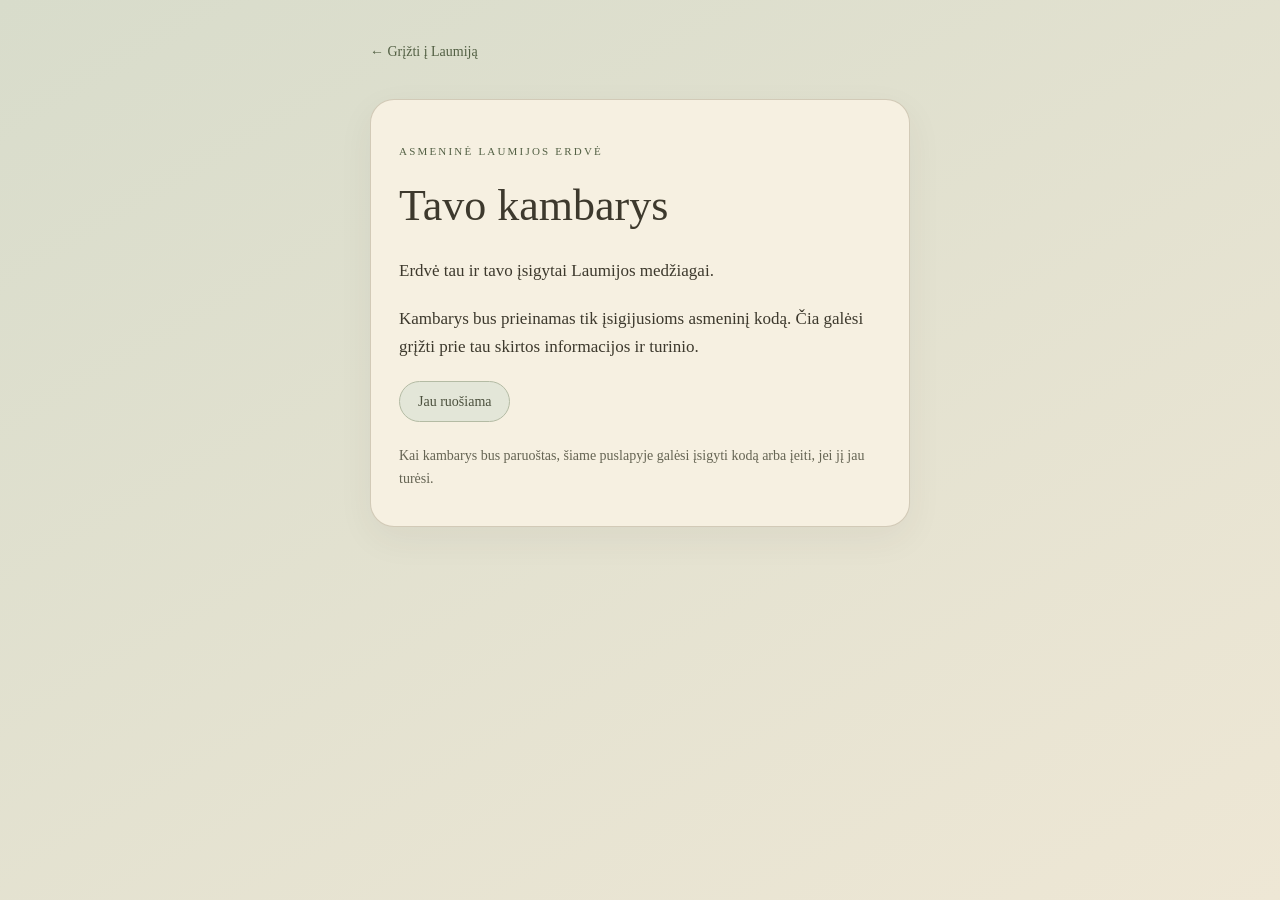
<file: zurnalas/tavo-kambarys.html>
<!doctype html>
<html lang="lt">
<head>
<meta charset="utf-8"><meta name="viewport" content="width=device-width, initial-scale=1, viewport-fit=cover"><meta name="theme-color" content="#d8dccb">
<title>Tavo kambarys · Laumija</title>
<style>*{box-sizing:border-box}html{min-height:100%;background:#d8dccb}body{margin:0;color:#3d392d;font:17px/1.65 Georgia,serif;background:linear-gradient(150deg,#d8dccb,#eee7d5);min-height:100svh}main{max-width:580px;margin:auto;padding:32px 20px 48px}.back{color:#536044;text-decoration:none;font-size:14px;display:inline-block;padding:8px 0}.card{margin-top:28px;padding:36px 28px;border:1px solid rgba(91,73,45,.23);border-radius:24px;background:#f6f0e1;box-shadow:0 12px 36px rgba(61,57,45,.06)}.eyebrow{font-size:11px;letter-spacing:.2em;text-transform:uppercase;color:#536044}h1{font-size:clamp(32px,8vw,44px);font-weight:400;line-height:1.2;margin:16px 0 24px}p{margin:0 0 20px}.status{display:inline-block;padding:8px 18px;border:1px solid #b4bba4;border-radius:30px;background:#e3e6d8;color:#4b503d;font-size:14px}.note{font-size:14px;color:#656453;margin-top:22px;margin-bottom:0}a:focus-visible{outline:2px solid #a8823d;outline-offset:5px}@media(max-width:380px){.card{padding:28px 22px}}</style>
</head>
<body><main><a class="back" href="https://laumija.lt/">← Grįžti į Laumiją</a><section class="card" aria-labelledby="room-title"><span class="eyebrow">Asmeninė Laumijos erdvė</span><h1 id="room-title">Tavo kambarys</h1><p>Erdvė tau ir tavo įsigytai Laumijos medžiagai.</p><p>Kambarys bus prieinamas tik įsigijusioms asmeninį kodą. Čia galėsi grįžti prie tau skirtos informacijos ir turinio.</p><span class="status" role="status">Jau ruošiama</span><p class="note">Kai kambarys bus paruoštas, šiame puslapyje galėsi įsigyti kodą arba įeiti, jei jį jau turėsi.</p></section></main></body></html>
</file>
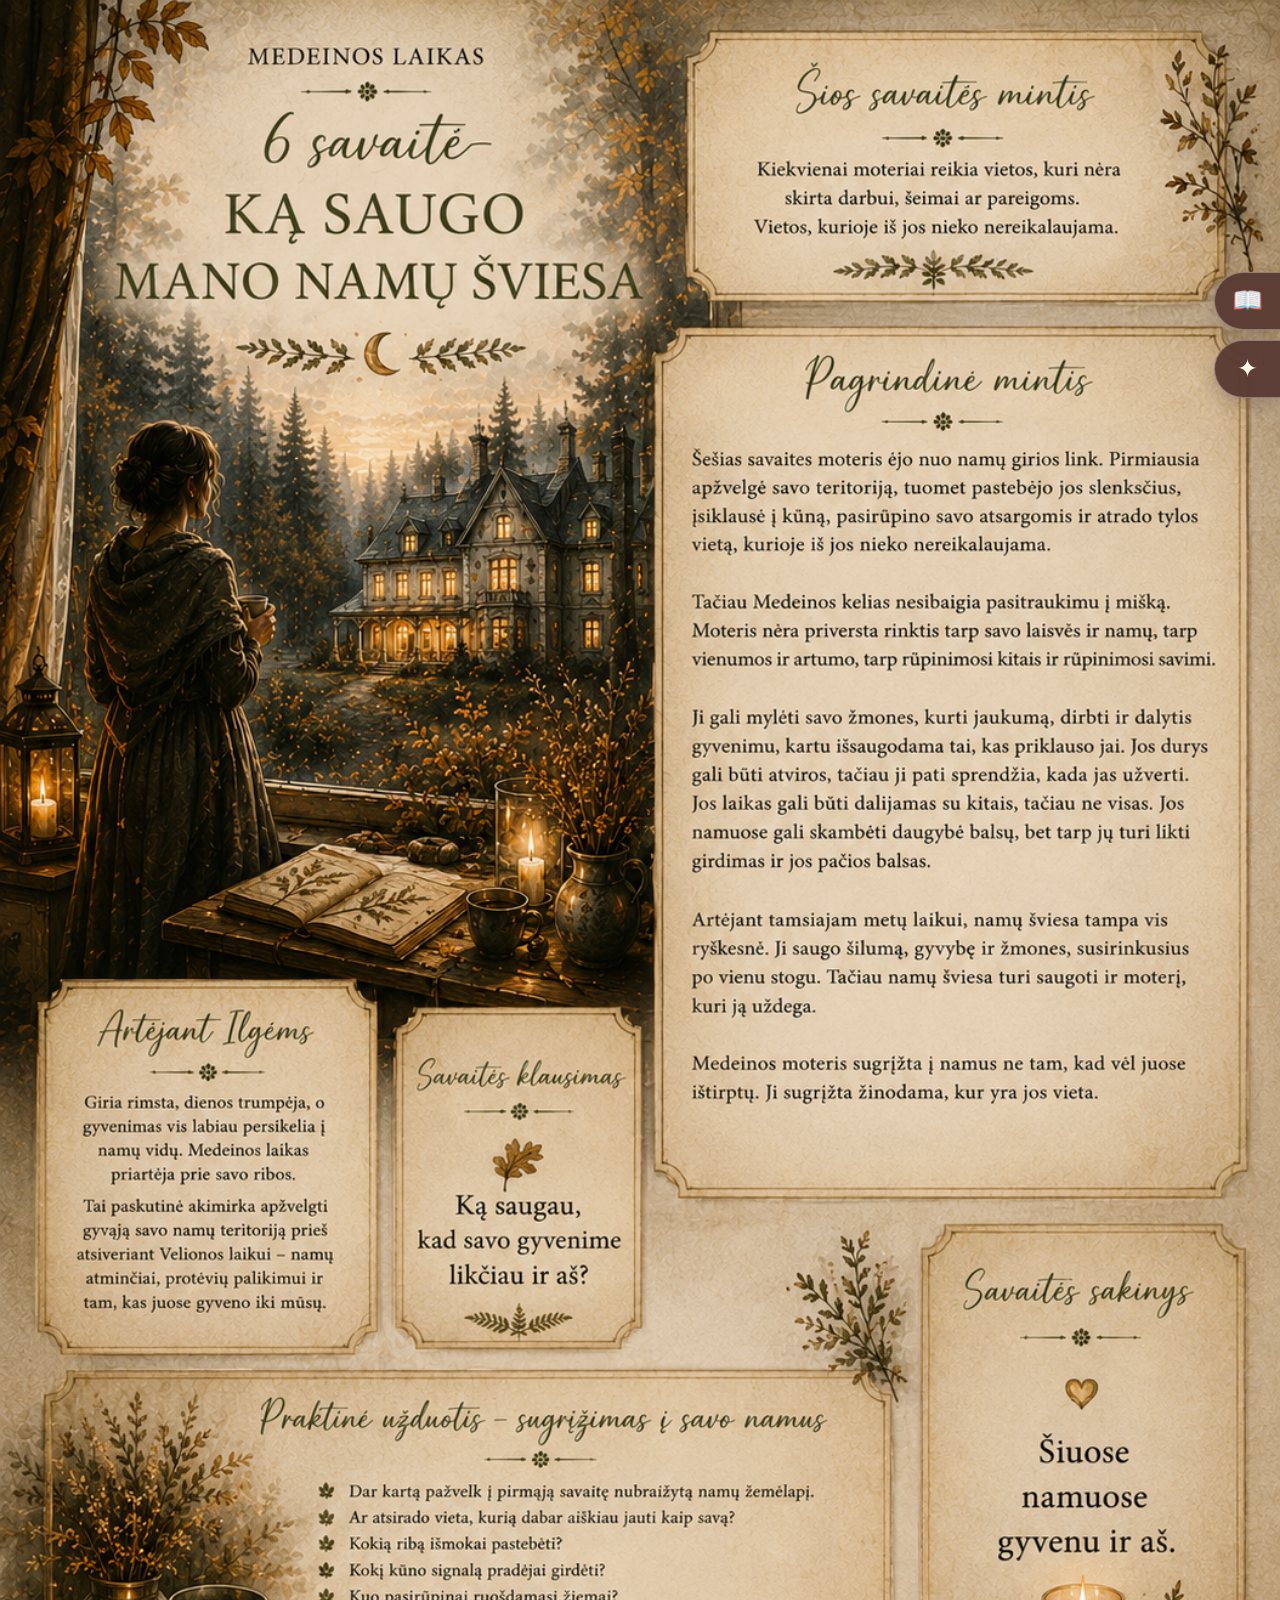
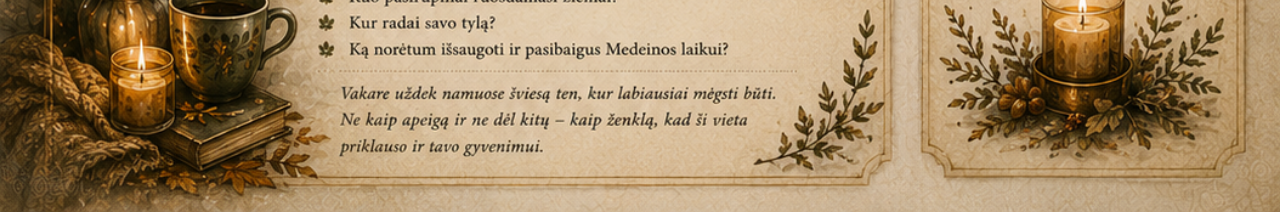
<file: zurnalas/widget.html>
<!doctype html>
<html lang="lt">
<head>
  <meta charset="utf-8">
  <meta name="viewport" content="width=device-width, initial-scale=1">
  <title>Laumijos žurnalas</title>

  <style>
    * {
      box-sizing: border-box;
    }

    html,
    body {
      margin: 0;
      width: 100%;
      background: transparent;
    }

    button,
    a {
      -webkit-tap-highlight-color: transparent;
    }

    .widget {
      position: relative;
      width: 100%;
      overflow: hidden;
      background: transparent;
    }

    .journal-link {
      display: block;
      width: 100%;
      text-decoration: none;
    }

    .week-image {
      display: block;
      width: 100%;
      height: auto;
    }

    .side-actions {
      position: absolute;
      z-index: 4;
      top: 15%;
      right: 0;
      display: grid;
      gap: 10px;
    }

    .side-button {
      width: 66px;
      height: 58px;
      display: grid;
      place-items: center;
      border: 1px solid rgba(255, 255, 255, 0.32);
      border-right: 0;
      border-radius: 30px 0 0 30px;
      color: #fff9ed;
      text-decoration: none;
      background: rgba(90, 59, 51, 0.96);
      box-shadow: 0 8px 20px rgba(48, 29, 23, 0.24);
      font: 25px/1 "Segoe UI Emoji", sans-serif;
    }

    .locked {
      position: absolute;
      z-index: 5;
      inset: 0;
      display: grid;
      place-content: center;
      padding: 28px;
      text-align: center;
      color: #5a3b33;
      background: rgba(247, 240, 224, 0.9);
      backdrop-filter: blur(7px);
      font-family: Georgia, "Times New Roman", serif;
    }

    .locked[hidden] {
      display: none;
    }

    .locked span {
      color: #a8823d;
      font-size: 30px;
    }

    .locked strong {
      margin: 12px 0 8px;
      font-size: clamp(29px, 9vw, 48px);
      font-weight: 400;
      font-style: italic;
    }

    .locked p {
      margin: 0;
      font: 600 15px/1.45 system-ui, sans-serif;
    }

    .supplements {
      position: absolute;
      z-index: 10;
      inset: 0;
      display: none;
      grid-template-rows: minmax(0, 1fr) auto;
      gap: 10px;
      overflow: hidden;
      padding: 10px;
      background: rgba(240, 232, 211, 0.98);
    }

    .supplements.open {
      display: grid;
    }

    .supplement-scroll {
      position: relative;
      min-height: 0;
      overflow: auto;
      overscroll-behavior: contain;
    }

    .supplement-image {
      display: block;
      width: 100%;
      height: auto;
    }

    .close {
      position: sticky;
      z-index: 2;
      top: 0;
      float: right;
      width: 46px;
      height: 46px;
      margin: 2px 2px -48px 0;
      border: 1px solid rgba(255, 255, 255, 0.3);
      border-radius: 50%;
      color: #fff9ed;
      background: rgba(90, 59, 51, 0.95);
      font: 29px/1 system-ui, sans-serif;
    }

    .supplement-navigation {
      position: static;
      width: 100%;
      display: grid;
      grid-template-columns: 42px 1fr 42px;
      align-items: center;
      gap: 7px;
      margin: 0;
      padding: 5px;
      border-radius: 30px;
      color: #fff9ed;
      background: rgba(90, 59, 51, 0.95);
      font: 600 12px/1.25 system-ui, sans-serif;
      text-align: center;
    }

    .arrow {
      width: 42px;
      height: 42px;
      border: 1px solid rgba(255, 255, 255, 0.25);
      border-radius: 50%;
      color: inherit;
      background: rgba(255, 255, 255, 0.08);
      font: 30px/1 Georgia, serif;
    }

    .arrow:disabled {
      opacity: 0.28;
    }
    .supplement-scroll {
  display: grid;
  place-items: center;
  overflow: hidden;
}

.supplement-image {
  display: block;
  width: 89%;
  height: auto;
  min-width: 0;
  min-height: 0;
  object-fit: contain;
}

.close {
  position: absolute;
  top: 2px;
  right: 2px;
  float: none;
  margin: 0;
}
  </style>
</head>

<body>
  <main class="widget">

    <a
      class="journal-link"
      href="https://zivilesau.github.io/laumija-app/zurnalas/"
      target="_blank"
      rel="noopener"
      aria-label="Atverti visą Laumijos žurnalą"
    >
      <img
        class="week-image"
        id="week-image"
        src="assets/savaite-1.png"
        alt="Laumijos žurnalo savaitės vizualas"
      >
    </a>

    <div class="side-actions">

      <a
        id="cycle-book"
        class="side-button"
        href="https://zivilesau.github.io/laumija-app/"
        target="_blank"
        rel="noopener"
        aria-label="Atverti ciklo knygą"
      >📖</a>

      <button
        class="side-button"
        id="open-supplements"
        type="button"
        aria-label="Atverti priedus"
      >✦</button>

    </div>

    <section class="locked" id="locked" hidden>
      <span>✦</span>
      <strong id="locked-cycle">Austėjos laikas</strong>
      <p>Pirmasis žurnalo puslapis atsivers rugpjūčio 1 dieną.</p>
    </section>

    <section
      class="supplements"
      id="supplements"
      aria-label="Rėdos rato priedai"
    >

      <div
        class="supplement-scroll"
        id="supplement-scroll"
      >
        <button
          class="close"
          id="close-supplements"
          type="button"
          aria-label="Uždaryti priedus"
        >×</button>

        <img
          class="supplement-image"
          id="supplement-image"
          alt=""
        >
      </div>

      <div class="supplement-navigation">

        <button
          class="arrow"
          id="previous-supplement"
          type="button"
          aria-label="Ankstesnis priedas"
        >‹</button>

        <span id="supplement-title"></span>

        <button
          class="arrow"
          id="next-supplement"
          type="button"
          aria-label="Kitas priedas"
        >›</button>

      </div>
    </section>

  </main>

  <script>
    const START_DATE =
      new Date(2026, 7, 1, 0, 0, 0);

    const WEEK_MS =
      7 * 24 * 60 * 60 * 1000;

    const previewMode =
      new URLSearchParams(location.search)
        .get("perziura") === "1";

    const weeks = [
      {
        title: "1 savaitė · Austėjos 1 savaitė · Namų slenkstis",
        image: "assets/savaite-1.png"
      },
      {
        title: "2 savaitė · Austėjos 2 savaitė",
        image: "assets/savaite-2.png"
      },
      {
        title: "3 savaitė · Austėjos 3 savaitė",
        image: "assets/savaite-3.png"
      },
      {
        title: "4 savaitė · Austėjos 4 savaitė",
        image: "assets/savaite-4.png"
      },
      {
        title: "5 savaitė · Austėjos 5 savaitė",
        image: "assets/savaite-5.png"
      },
      {
        title: "6 savaitė · Austėjos 6 savaitė",
        image: "assets/savaite-6.png"
      },
      {
        title: "7 savaitė · Austėjos 7 savaitė",
        image: "assets/savaite-7.png"
      },
      {
        title: "8 savaitė · Medeinos 1 savaitė",
        image: "assets/medeina-savaite-1.png"
      },
      {
        title: "9 savaitė · Medeinos 2 savaitė",
        image: "assets/medeina-savaite-2.png"
      },
      {
        title: "10 savaitė · Medeinos 3 savaitė",
        image: "assets/medeina-savaite-3.png"
      },
      {
        title: "11 savaitė · Medeinos 4 savaitė",
        image: "assets/medeina-savaite-4.png"
      },
      {
        title: "12 savaitė · Medeinos 5 savaitė",
        image: "assets/medeina-savaite-5.png"
      },
      {
        title: "13 savaitė · Medeinos 6 savaitė",
        image: "assets/medeina-savaite-6.png"
      }
    ];

    const supplements = [
      {
        title: "Žolinių ritualas",
        image: "assets/priedas-1.png"
      },
      {
        title: "Austėjos priedas 2",
        image: "assets/priedas-2.png"
      },
      {
        title: "Austėjos priedas 3",
        image: "assets/priedas-3.png"
      },
      {
        title: "Austėjos priedas 4",
        image: "assets/priedas-4.png"
      },
      {
        title: "Medeinos priedas 1",
        image: "assets/medeina-priedas-1.png"
      },
      {
        title: "Medeinos priedas 2",
        image: "assets/medeina-priedas-2.png"
      },
      {
        title: "Medeinos priedas 3",
        image: "assets/medeina-priedas-3.png"
      }
    ];

    const elapsed =
      Date.now() - START_DATE.getTime();

    const availableWeeks =
      previewMode
        ? weeks.length
        : elapsed < 0
          ? 0
          : Math.min(
              weeks.length,
              Math.floor(elapsed / WEEK_MS) + 1
            );

    const currentWeek =
      Math.max(0, availableWeeks - 1);

    let currentSupplement = 0;

    const weekImage =
      document.querySelector("#week-image");

    const cycleBook =
      document.querySelector("#cycle-book");

    const locked =
      document.querySelector("#locked");

    const supplementsPanel =
      document.querySelector("#supplements");

    const supplementScroll =
      document.querySelector("#supplement-scroll");

    const supplementImage =
      document.querySelector("#supplement-image");

    const supplementTitle =
      document.querySelector("#supplement-title");

    const previousSupplement =
      document.querySelector("#previous-supplement");

    const nextSupplement =
      document.querySelector("#next-supplement");

    function renderWeek() {
      const page = weeks[currentWeek];
      const isMedeina = currentWeek >= 7;

      weekImage.src = page.image;

      weekImage.alt =
        `${page.title} – Laumijos žurnalo puslapis`;

      cycleBook.href = isMedeina
        ? "https://zivilesau.github.io/laumija-app/medeina-perziura.html"
        : "https://zivilesau.github.io/laumija-app/";

      cycleBook.setAttribute(
        "aria-label",
        isMedeina ? "Atverti Medeinos knygą" : "Atverti Austėjos knygą"
      );
    }

    function renderSupplement() {
      const pages = currentWeek >= 7
        ? supplements.slice(4)
        : supplements.slice(0, 4);

      const page = pages[currentSupplement];

      supplementImage.src =
        page.image;

      supplementImage.alt =
        `${page.title} – Laumijos žurnalo priedas`;

      supplementTitle.textContent =
        `${page.title} · ${currentSupplement + 1}/${pages.length}`;

      previousSupplement.disabled =
        currentSupplement === 0;

      nextSupplement.disabled =
        currentSupplement === pages.length - 1;

      supplementScroll.scrollTop = 0;
    }

    document
      .querySelector("#open-supplements")
      .addEventListener("click", () => {
        currentSupplement = 0;
        renderSupplement();
        supplementsPanel.classList.add("open");
      });

    document
      .querySelector("#close-supplements")
      .addEventListener("click", () => {
        supplementsPanel.classList.remove("open");
      });

    previousSupplement
      .addEventListener("click", () => {
        if (currentSupplement > 0) {
          currentSupplement -= 1;
          renderSupplement();
        }
      });

    nextSupplement
      .addEventListener("click", () => {
        if (
          currentSupplement <
          (currentWeek >= 7 ? supplements.slice(4) : supplements.slice(0, 4)).length - 1
        ) {
          currentSupplement += 1;
          renderSupplement();
        }
      });

    if (availableWeeks === 0) {
      locked.hidden = false;
    }

    renderWeek();
  </script>
</body>
</html>
</file>
